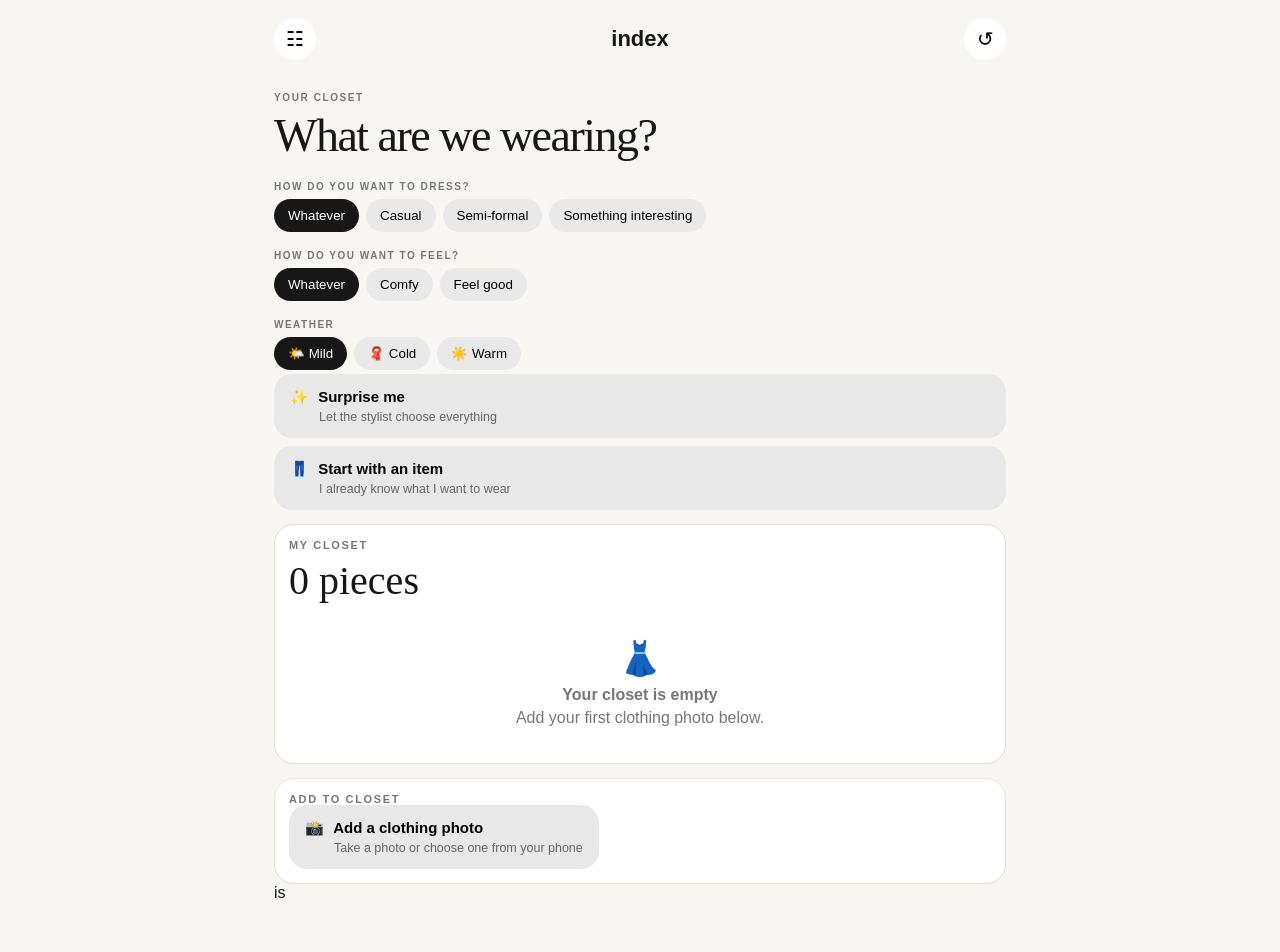
<file: index.html>
<!doctype html>
<html lang="en">
<head>
<meta charset="utf-8">
<meta name="viewport" content="width=device-width,initial-scale=1,viewport-fit=cover">
<title>index · outfit selector</title>
<link rel="stylesheet" href="styles.css">
</head>
<body>
<div class="app">
  <div class="top"><button class="round">☷</button><div class="logo">index</div><button class="round" id="reset">↺</button></div>
  <div class="eyebrow">YOUR CLOSET</div>
  <h1>What are we wearing?</h1>
  <div class="section-label">HOW DO YOU WANT TO DRESS?</div>
  <div class="chips" id="styles">
    <button class="chip active" data-style="any">Whatever</button><button class="chip" data-style="casual">Casual</button><button class="chip" data-style="semi">Semi-formal</button><button class="chip" data-style="interesting">Something interesting</button>
  </div>
  <div class="section-label">HOW DO YOU WANT TO FEEL?</div>
  <div class="chips" id="moods">
    <button class="chip active" data-mood="any">Whatever</button><button class="chip" data-mood="comfy">Comfy</button><button class="chip" data-mood="good">Feel good</button>
  </div>
  <div class="section-label">WEATHER</div>
  <div class="chips" id="weather">
    <button class="chip active" data-weather="mild">🌤️ Mild</button><button class="chip" data-weather="cold">🧣 Cold</button><button class="chip" data-weather="warm">☀️ Warm</button>
  </div>
  <div class="actions">
    <button class="action" id="surprise">✨ <b>Surprise me</b><small>Let the stylist choose everything</small></button>
    <button class="action" id="start">👖 <b>Start with an item</b><small>I already know what I want to wear</small></button>
  </div>
  <section class="card result" id="result"></section>
  <section class="card"><div class="section-title">MY CLOSET</div><div class="count"><span id="count">10</span> pieces</div><div class="grid" id="closet"></div></section>
<section class="card">
  <div class="section-title">ADD TO CLOSET</div>

  <button class="action" id="addItem">
    📸 <b>Add a clothing photo</b>
    <small>Take a photo or choose one from your phone</small>
  </button>

  <input id="photoInput"
         type="file"
         accept="image/*"
         capture="environment"
         hidden>

  <div id="addForm" style="display:none;margin-top:12px">
    <img id="photoPreview"
         style="width:100%;max-height:280px;object-fit:contain;border-radius:15px;background:#eee">

    <input id="itemName"
           placeholder="What is it?"
           style="width:100%;padding:12px;margin-top:10px;border:1px solid #ddd;border-radius:12px">

    <select id="itemType"
            style="width:100%;padding:12px;margin-top:8px;border:1px solid #ddd;border-radius:12px">
      <option value="top">Top</option>
      <option value="bottom">Bottom</option>
      <option value="layer">Layer</option>
      <option value="shoes">Shoes</option>
      <option value="accessory">Accessory</option>
    </select>

    <button class="action" id="saveItem" style="margin-top:8px">
      ✅ <b>Add to my closet</b>
    </button>
  </div>
</section>is</div>

<dialog id="picker">
  <div class="dialog-head"><div><div class="section-title">CHOOSE</div><h2>What do you want to wear?</h2></div><button class="close" onclick="picker.close()">×</button></div>
  <div class="pickgrid" id="pickgrid"></div>
</dialog>

<script src="app.js"></script>
</body></html>
</file>
<file: styles.css>
*{box-sizing:border-box}body{margin:0;background:#f7f6f3;color:#171717;font-family:Arial,sans-serif}
.app{max-width:760px;margin:auto;padding:18px 14px 50px}
.top{display:flex;justify-content:space-between;align-items:center}.logo{font-weight:800;font-size:22px}
.round{border:0;background:#fff;border-radius:50%;width:42px;height:42px;font-size:20px}
.eyebrow{font-size:10px;letter-spacing:.16em;color:#777;font-weight:800;margin-top:32px}
h1{font:46px/1 Georgia,serif;margin:10px 0 22px;letter-spacing:-1.5px}
.section-label{font-size:10px;letter-spacing:.15em;color:#777;font-weight:800;margin:14px 0 7px}.chips{display:flex;gap:7px;overflow:auto;padding-bottom:4px}.chip{border:0;border-radius:22px;background:#e9e9e9;padding:9px 14px;white-space:nowrap}.chip.active{background:#171717;color:#fff}
.filters{display:flex;gap:7px;margin:10px 0 14px}.filters select{border:0;border-radius:20px;background:#e9e9e9;padding:9px 12px}
.actions{display:grid;gap:8px}.action{border:0;border-radius:18px;background:#e8e8e8;text-align:left;padding:14px 16px;font-size:15px}.action b{margin-left:5px}.action small{display:block;color:#666;margin-top:4px;margin-left:29px}
.card{background:#fff;border:1px solid #e4e1dc;border-radius:20px;padding:14px;margin-top:14px}
.section-title{font-size:11px;letter-spacing:.15em;color:#777;font-weight:800}.count{font:40px Georgia,serif;margin:6px 0 12px}
.grid{display:grid;grid-template-columns:repeat(2,1fr);gap:10px}.item{position:relative;background:#faf9f6;border:1px solid #e2ded7;border-radius:15px;overflow:hidden}.item img{display:block;width:100%;aspect-ratio:1;object-fit:cover;background:#eee}.item .meta{padding:9px}.item b{font-size:13px}.item small{display:block;color:#777;font-size:11px;line-height:1.3;margin-top:3px}.unavail{opacity:.38}.badge{position:absolute;top:8px;right:8px;background:#111;color:#fff;border-radius:15px;padding:5px 8px;font-size:10px}
.result{display:none}.result.show{display:block}.result h2{font:30px Georgia,serif;margin:5px 0}.result p{color:#666;font-size:13px;line-height:1.4}.look{display:grid;grid-template-columns:repeat(2,1fr);gap:9px;margin-top:12px}.look .item img{aspect-ratio:1/1}.tools{display:flex;gap:7px;flex-wrap:wrap;margin-top:12px}.tools button{border:1px solid #ddd8d0;background:#fff;border-radius:20px;padding:9px 12px}
dialog{width:min(700px,calc(100% - 20px));border:0;border-radius:22px;padding:14px}dialog::backdrop{background:#0008}.dialog-head{display:flex;justify-content:space-between;align-items:center}.dialog-head h2{font:28px Georgia,serif;margin:5px 0 12px}.close{border:0;background:#eee;border-radius:50%;width:36px;height:36px}.pickgrid{display:grid;grid-template-columns:repeat(2,1fr);gap:9px}.pick{border:1px solid #ddd8d0;border-radius:14px;overflow:hidden;background:#faf9f6;padding:0;text-align:left}.pick img{width:100%;aspect-ratio:1;object-fit:cover}.pick b{display:block;padding:8px;font-size:12px}
@media(min-width:620px){.grid,.look,.pickgrid{grid-template-columns:repeat(4,1fr)}}
</file>
